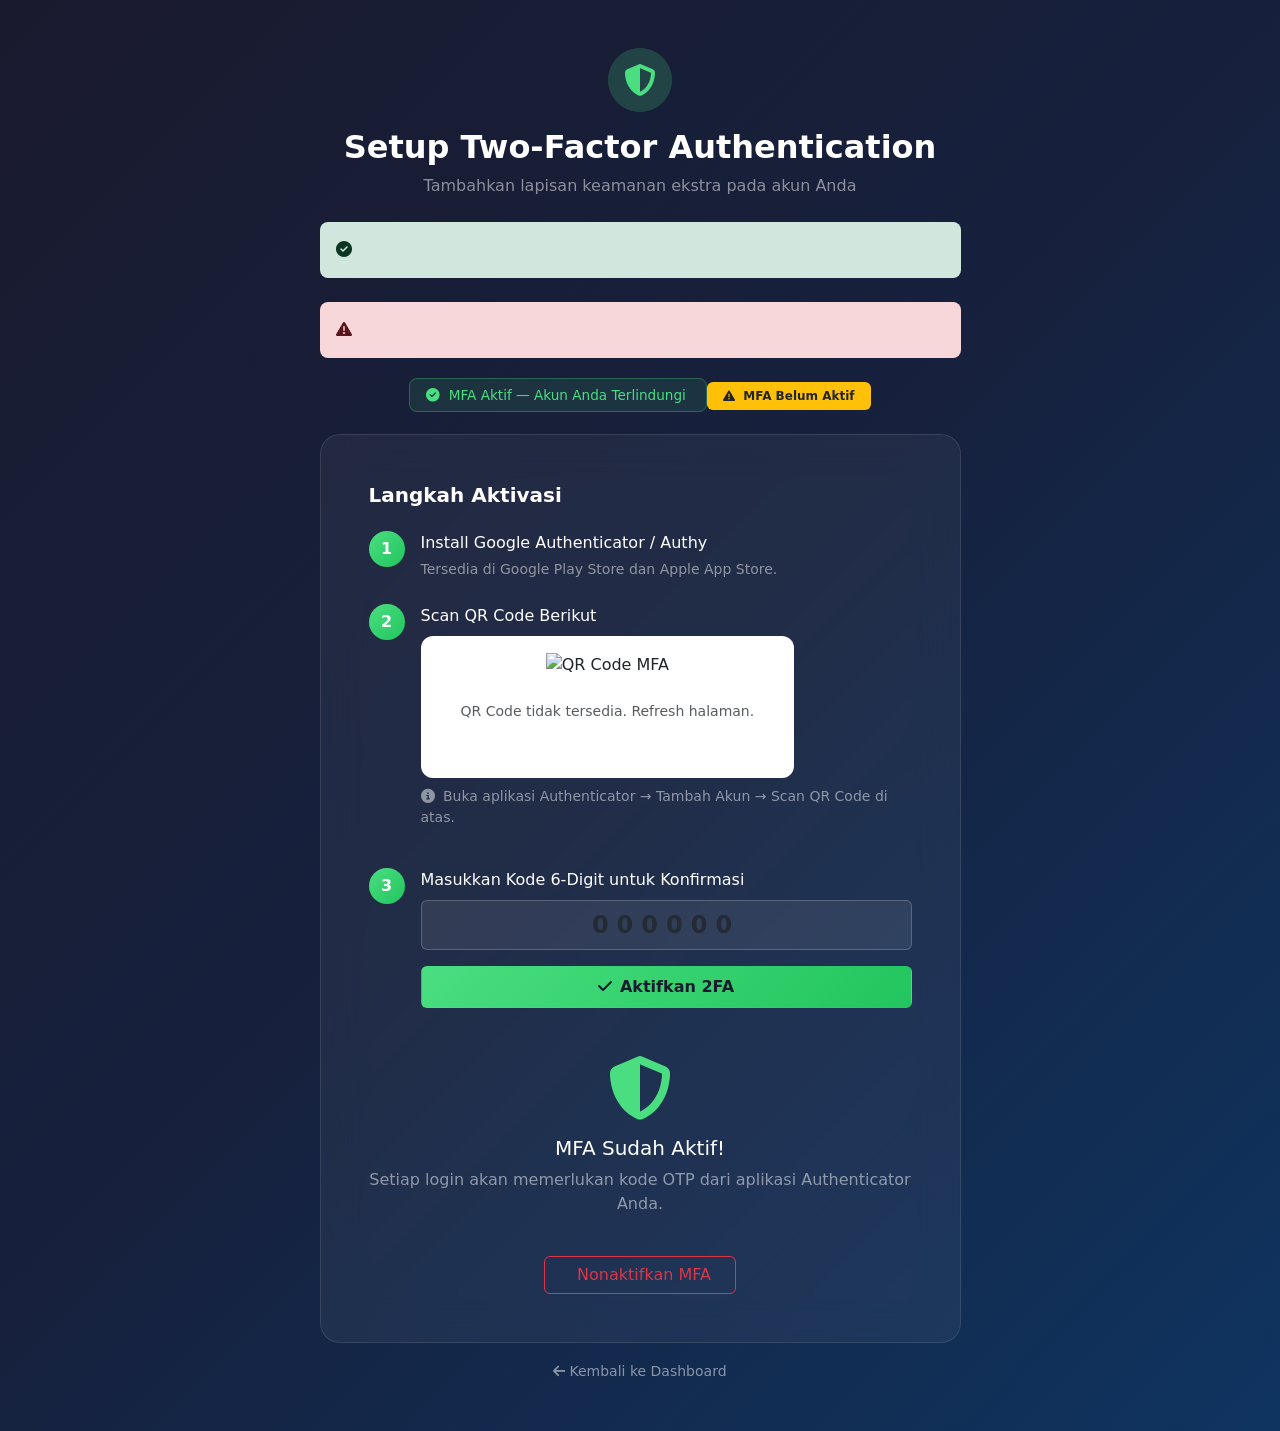
<file: src/main/resources/templates/auth/setup-mfa.html>
<!DOCTYPE html>
<html lang="id" xmlns:th="http://www.thymeleaf.org"
      xmlns:sec="http://www.thymeleaf.org/extras/spring-security">
<head>
    <meta charset="UTF-8">
    <meta name="viewport" content="width=device-width, initial-scale=1.0">
    <title>Setup 2FA — Smart Waste System</title>
    <link href="https://cdn.jsdelivr.net/npm/bootstrap@5.3.0/dist/css/bootstrap.min.css" rel="stylesheet">
    <link rel="stylesheet" href="https://cdnjs.cloudflare.com/ajax/libs/font-awesome/6.5.0/css/all.min.css">
    <style>
        body { background: linear-gradient(135deg, #1a1a2e 0%, #16213e 50%, #0f3460 100%); min-height: 100vh; }
        .mfa-card { background: rgba(255,255,255,0.05); backdrop-filter: blur(20px); border: 1px solid rgba(255,255,255,0.1); border-radius: 20px; }
        .qr-container { background: white; border-radius: 12px; padding: 16px; display: inline-block; }
        .step-badge { width: 36px; height: 36px; border-radius: 50%; background: linear-gradient(135deg, #4ade80, #22c55e); display: flex; align-items: center; justify-content: center; font-weight: bold; color: white; flex-shrink: 0; }
        .otp-input { font-size: 1.5rem; letter-spacing: 8px; text-align: center; font-weight: bold; }
        .security-badge { background: rgba(74, 222, 128, 0.1); border: 1px solid rgba(74, 222, 128, 0.3); color: #4ade80; border-radius: 8px; padding: 8px 16px; font-size: 0.85rem; }
    </style>
</head>
<body>
<div class="container py-5">
    <div class="row justify-content-center">
        <div class="col-lg-7">

            <!-- Header -->
            <div class="text-center mb-4">
                <div class="mb-3">
                    <span class="fa-stack fa-2x">
                        <i class="fas fa-circle fa-stack-2x" style="color: rgba(74,222,128,0.2);"></i>
                        <i class="fas fa-shield-halved fa-stack-1x" style="color: #4ade80;"></i>
                    </span>
                </div>
                <h2 class="text-white fw-bold">Setup Two-Factor Authentication</h2>
                <p class="text-white-50">Tambahkan lapisan keamanan ekstra pada akun Anda</p>
            </div>

            <!-- Alert Messages -->
            <div th:if="${successMessage}" class="alert alert-success border-0 rounded-3 mb-4" role="alert">
                <i class="fas fa-check-circle me-2"></i>
                <span th:text="${successMessage}"></span>
            </div>
            <div th:if="${errorMessage}" class="alert alert-danger border-0 rounded-3 mb-4" role="alert">
                <i class="fas fa-exclamation-triangle me-2"></i>
                <span th:text="${errorMessage}"></span>
            </div>

            <!-- Status Badge -->
            <div class="text-center mb-4">
                <span th:if="${mfaEnabled}" class="security-badge">
                    <i class="fas fa-check-circle me-1"></i> MFA Aktif — Akun Anda Terlindungi
                </span>
                <span th:unless="${mfaEnabled}" class="badge bg-warning text-dark px-3 py-2">
                    <i class="fas fa-exclamation-triangle me-1"></i> MFA Belum Aktif
                </span>
            </div>

            <div class="mfa-card p-4 p-lg-5">

                <!-- QR Code Section (hanya tampil jika MFA belum aktif) -->
                <div th:unless="${mfaEnabled}">
                    <!-- Langkah-langkah -->
                    <h5 class="text-white mb-4 fw-semibold">Langkah Aktivasi</h5>

                    <div class="d-flex align-items-start gap-3 mb-4">
                        <div class="step-badge">1</div>
                        <div>
                            <p class="text-white mb-1 fw-medium">Install Google Authenticator / Authy</p>
                            <p class="text-white-50 small mb-0">Tersedia di Google Play Store dan Apple App Store.</p>
                        </div>
                    </div>

                    <div class="d-flex align-items-start gap-3 mb-4">
                        <div class="step-badge">2</div>
                        <div>
                            <p class="text-white mb-2 fw-medium">Scan QR Code Berikut</p>
                            <div class="qr-container text-center">
                                <img th:if="${qrCodeDataUri}" th:src="${qrCodeDataUri}"
                                     width="200" height="200" alt="QR Code MFA">
                                <p th:unless="${qrCodeDataUri}" class="text-muted small p-4">
                                    QR Code tidak tersedia. Refresh halaman.
                                </p>
                            </div>
                            <p class="text-white-50 small mt-2">
                                <i class="fas fa-info-circle me-1"></i>
                                Buka aplikasi Authenticator → Tambah Akun → Scan QR Code di atas.
                            </p>
                        </div>
                    </div>

                    <div class="d-flex align-items-start gap-3 mb-4">
                        <div class="step-badge">3</div>
                        <div class="flex-grow-1">
                            <p class="text-white mb-2 fw-medium">Masukkan Kode 6-Digit untuk Konfirmasi</p>
                            <form th:action="@{/mfa/setup/enable}" method="post">
                                <input type="hidden" th:name="${_csrf.parameterName}" th:value="${_csrf.token}">
                                <div class="mb-3">
                                    <input type="text"
                                           id="otpCode"
                                           name="otpCode"
                                           class="form-control otp-input"
                                           placeholder="000000"
                                           maxlength="6"
                                           pattern="[0-9]{6}"
                                           required
                                           autocomplete="one-time-code"
                                           style="background: rgba(255,255,255,0.08); border: 1px solid rgba(255,255,255,0.2); color: white;">
                                </div>
                                <button type="submit" class="btn w-100 fw-bold py-2"
                                        style="background: linear-gradient(135deg, #4ade80, #22c55e); color: #1a1a2e;">
                                    <i class="fas fa-check me-2"></i>Aktifkan 2FA
                                </button>
                            </form>
                        </div>
                    </div>
                </div>

                <!-- Sudah aktif — opsi disable -->
                <div th:if="${mfaEnabled}" class="text-center">
                    <div class="py-4">
                        <i class="fas fa-shield-halved fa-4x" style="color: #4ade80;"></i>
                        <h5 class="text-white mt-3">MFA Sudah Aktif!</h5>
                        <p class="text-white-50">Setiap login akan memerlukan kode OTP dari aplikasi Authenticator Anda.</p>
                    </div>
                    <form th:action="@{/mfa/disable}" method="post"
                          onsubmit="return confirm('Yakin ingin menonaktifkan MFA? Akun Anda akan kurang aman.');">
                        <input type="hidden" th:name="${_csrf.parameterName}" th:value="${_csrf.token}">
                        <button type="submit" class="btn btn-outline-danger px-4">
                            <i class="fas fa-shield-slash me-2"></i>Nonaktifkan MFA
                        </button>
                    </form>
                </div>
            </div>

            <!-- Kembali ke dashboard -->
            <div class="text-center mt-3">
                <a th:href="${dashboardUrl}" class="text-white-50 text-decoration-none small">
                    <i class="fas fa-arrow-left me-1"></i>Kembali ke Dashboard
                </a>
            </div>

        </div>
    </div>
</div>
<script src="https://cdn.jsdelivr.net/npm/bootstrap@5.3.0/dist/js/bootstrap.bundle.min.js"></script>
</body>
</html>
</file>
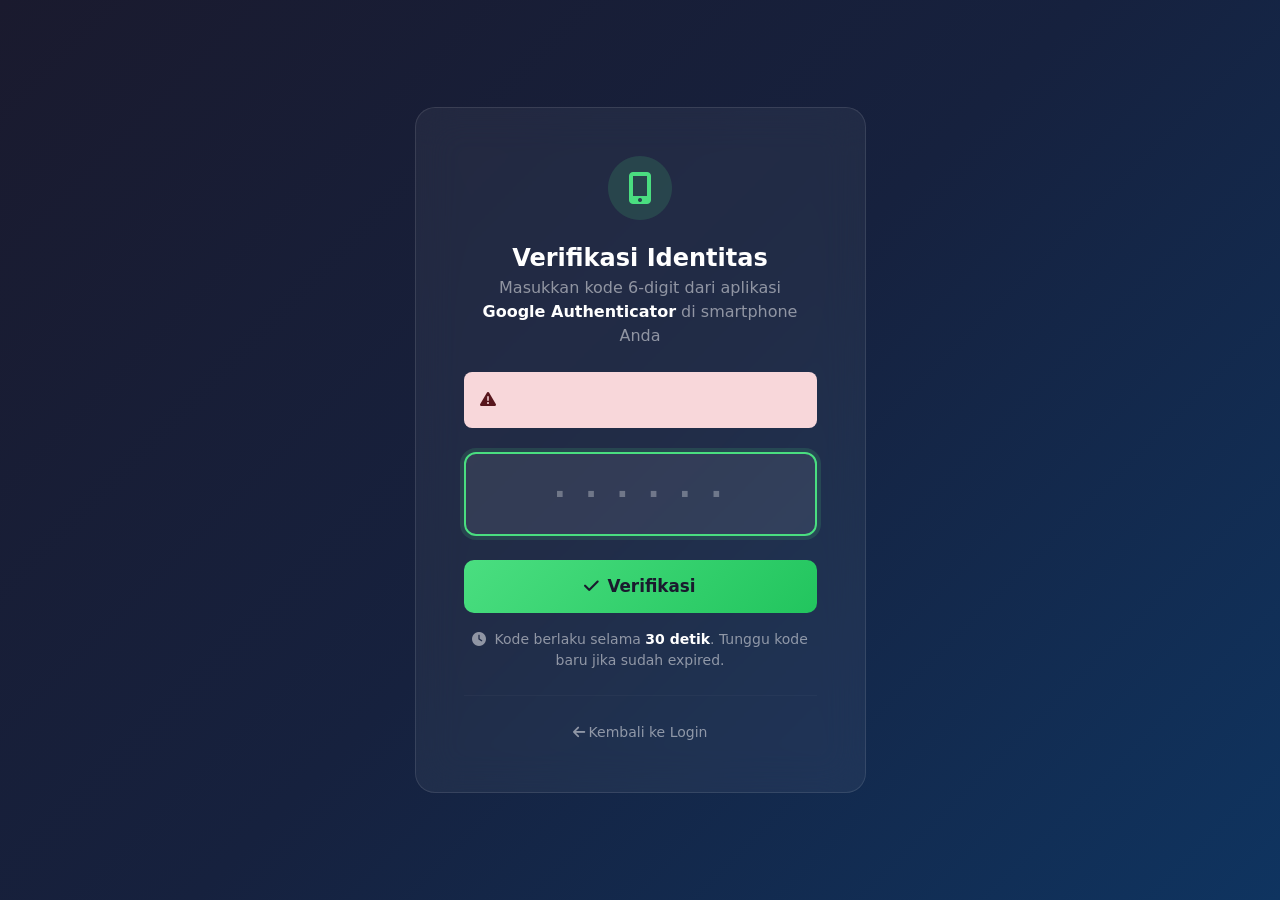
<file: src/main/resources/templates/auth/verify-mfa.html>
<!DOCTYPE html>
<html lang="id" xmlns:th="http://www.thymeleaf.org">
<head>
    <meta charset="UTF-8">
    <meta name="viewport" content="width=device-width, initial-scale=1.0">
    <title>Verifikasi 2FA — Smart Waste System</title>
    <link href="https://cdn.jsdelivr.net/npm/bootstrap@5.3.0/dist/css/bootstrap.min.css" rel="stylesheet">
    <link rel="stylesheet" href="https://cdnjs.cloudflare.com/ajax/libs/font-awesome/6.5.0/css/all.min.css">
    <style>
        body { background: linear-gradient(135deg, #1a1a2e 0%, #16213e 50%, #0f3460 100%); min-height: 100vh; display: flex; align-items: center; }
        .verify-card { background: rgba(255,255,255,0.05); backdrop-filter: blur(20px); border: 1px solid rgba(255,255,255,0.1); border-radius: 20px; }
        .otp-input { font-size: 2rem; letter-spacing: 12px; text-align: center; font-weight: bold; background: rgba(255,255,255,0.08) !important; border: 2px solid rgba(255,255,255,0.2) !important; color: white !important; border-radius: 12px !important; }
        .otp-input:focus { border-color: #4ade80 !important; box-shadow: 0 0 0 4px rgba(74, 222, 128, 0.15) !important; }
        .otp-input::placeholder { color: rgba(255,255,255,0.3) !important; letter-spacing: 4px; }
        .btn-verify { background: linear-gradient(135deg, #4ade80, #22c55e); color: #1a1a2e; font-weight: 700; border: none; border-radius: 10px; padding: 14px; font-size: 1.05rem; transition: all 0.3s; }
        .btn-verify:hover { transform: translateY(-2px); box-shadow: 0 8px 25px rgba(74, 222, 128, 0.4); }
        .pulse { animation: pulse 2s infinite; }
        @keyframes pulse { 0%, 100% { opacity: 1; } 50% { opacity: 0.6; } }
    </style>
</head>
<body>
<div class="container">
    <div class="row justify-content-center">
        <div class="col-md-5">
            <div class="verify-card p-5 text-center">

                <!-- Icon -->
                <div class="mb-4 pulse">
                    <span class="fa-stack fa-2x">
                        <i class="fas fa-circle fa-stack-2x" style="color: rgba(74,222,128,0.15);"></i>
                        <i class="fas fa-mobile-screen-button fa-stack-1x" style="color: #4ade80;"></i>
                    </span>
                </div>

                <h4 class="text-white fw-bold mb-1">Verifikasi Identitas</h4>
                <p class="text-white-50 mb-4">
                    Masukkan kode 6-digit dari aplikasi<br>
                    <strong class="text-white">Google Authenticator</strong> di smartphone Anda
                </p>

                <!-- Error Alert -->
                <div th:if="${errorMessage}" class="alert alert-danger border-0 rounded-3 text-start mb-4" role="alert">
                    <i class="fas fa-exclamation-triangle me-2"></i>
                    <span th:text="${errorMessage}"></span>
                </div>

                <!-- OTP Form -->
                <form th:action="@{/mfa/verify}" method="post">
                    <input type="hidden" th:name="${_csrf.parameterName}" th:value="${_csrf.token}">
                    <input type="hidden" name="email" th:value="${email}">

                    <div class="mb-4">
                        <input type="text"
                               id="otpCode"
                               name="otpCode"
                               class="form-control otp-input py-3"
                               placeholder="· · · · · ·"
                               maxlength="6"
                               pattern="[0-9]{6}"
                               required
                               autofocus
                               autocomplete="one-time-code">
                    </div>

                    <button type="submit" class="btn btn-verify w-100 mb-3">
                        <i class="fas fa-check me-2"></i>Verifikasi
                    </button>
                </form>

                <!-- Info -->
                <div class="text-white-50 small">
                    <i class="fas fa-clock me-1"></i>
                    Kode berlaku selama <strong class="text-white">30 detik</strong>.
                    Tunggu kode baru jika sudah expired.
                </div>

                <hr style="border-color: rgba(255,255,255,0.1);" class="my-4">

                <a th:href="@{/auth/logout}" class="text-white-50 text-decoration-none small">
                    <i class="fas fa-arrow-left me-1"></i>Kembali ke Login
                </a>

            </div>
        </div>
    </div>
</div>

<script>
    // Auto-format: hanya angka, dan auto-submit saat 6 digit
    const otpInput = document.getElementById('otpCode');
    otpInput.addEventListener('input', function() {
        this.value = this.value.replace(/[^0-9]/g, '');
        if (this.value.length === 6) {
            this.closest('form').submit();
        }
    });
</script>
<script src="https://cdn.jsdelivr.net/npm/bootstrap@5.3.0/dist/js/bootstrap.bundle.min.js"></script>
</body>
</html>
</file>
